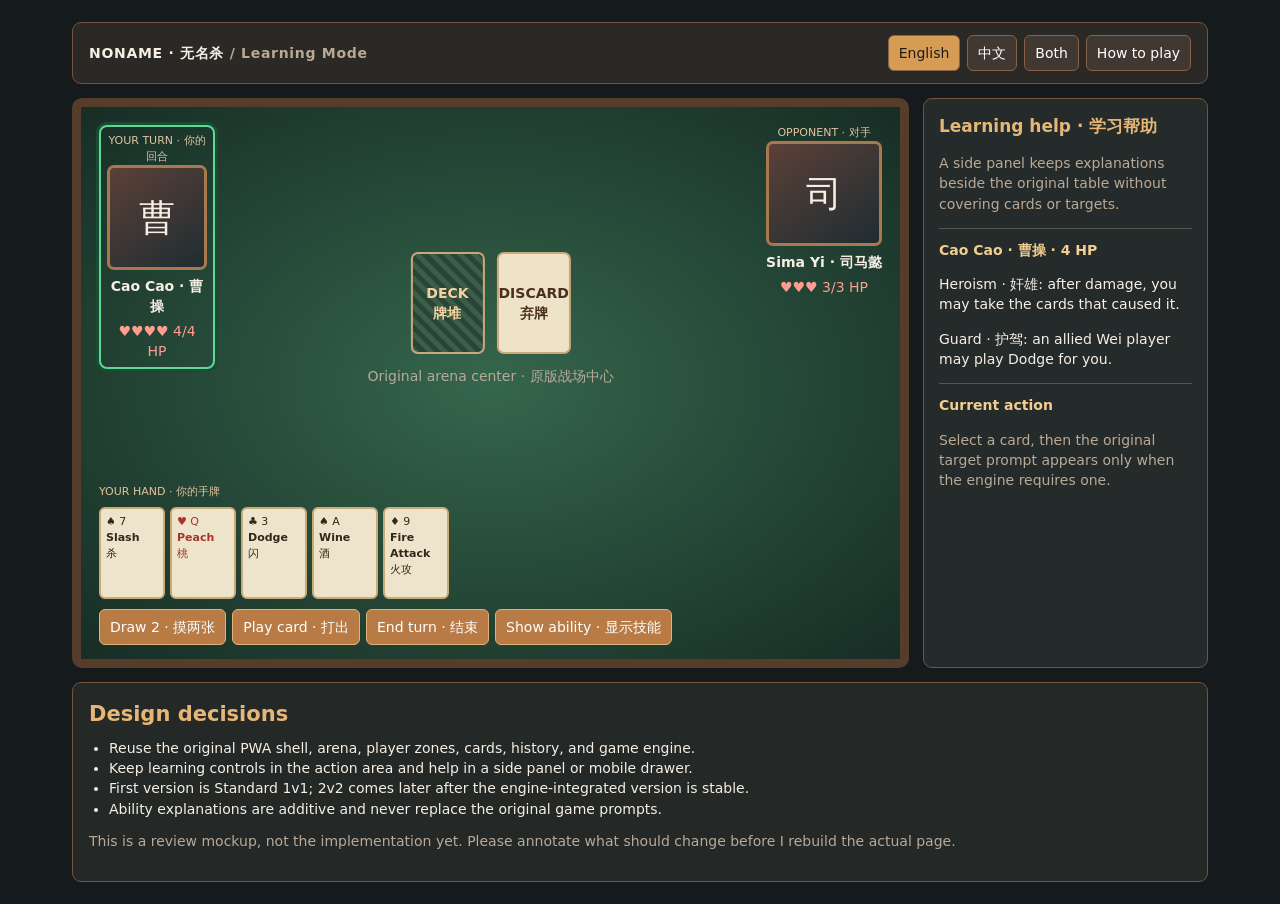
<file: .lavish/learning-mode-design.html>
<!doctype html>
<html lang="en">
<head>
  <meta charset="utf-8"><meta name="viewport" content="width=device-width, initial-scale=1">
  <title>Learning Mode Design</title>
  <style>
    *{box-sizing:border-box}body{margin:0;background:#151b1d;color:#f7efe4;font:14px/1.45 system-ui,sans-serif}main{max-width:1180px;margin:auto;padding:22px}.topbar{display:flex;align-items:center;justify-content:space-between;gap:14px;border:1px solid #76533b;border-radius:9px;background:#2b2926;padding:12px 16px}.brand{font-weight:800;letter-spacing:.05em}.top-actions{display:flex;gap:7px;flex-wrap:wrap}button,select{border:1px solid #866348;border-radius:6px;background:#403831;color:#fff;padding:7px 10px;font:inherit;cursor:pointer}button.active{background:#d69c55;color:#211a14}.layout{display:grid;grid-template-columns:minmax(0,1fr) 285px;gap:14px;margin-top:14px}.arena{position:relative;min-height:570px;border:9px solid #563c2a;border-radius:10px;background:radial-gradient(ellipse at center,#35664c,#172d25);padding:18px;overflow:hidden}.turn{border:2px solid #61d891;border-radius:8px;box-shadow:0 0 0 3px #184c36;padding:6px}.player-row{display:flex;justify-content:space-between;align-items:flex-start;gap:12px}.player{width:116px;text-align:center}.avatar{height:105px;border:3px solid #a8784e;border-radius:7px;background:linear-gradient(145deg,#5c4037,#1e2d32);display:grid;place-items:center;font-size:36px}.player strong{display:block;margin-top:6px}.hp{color:#ff9d91;margin-top:4px}.label{color:#e1c2a0;font-size:11px}.center{position:absolute;left:50%;top:145px;transform:translateX(-50%);text-align:center}.deck,.discard{display:inline-grid;place-items:center;width:74px;height:102px;border:2px solid #cba77a;border-radius:7px;background:#eee3c7;color:#4b3022;margin:0 6px;font-weight:800}.deck{background:repeating-linear-gradient(45deg,#3c5d4a,#3c5d4a 5px,#294536 5px,#294536 10px);color:#f5d29d}.hand-area{position:absolute;bottom:14px;left:18px;right:18px}.hand{display:flex;gap:5px;overflow:hidden;margin-top:7px}.card{flex:0 0 66px;height:92px;border:2px solid #c9ab77;border-radius:6px;background:#eee4cb;color:#37251b;padding:5px;font-size:11px}.card.red{color:#a6342c}.actionbar{display:flex;flex-wrap:wrap;gap:6px;margin-top:10px}.actionbar button{background:#b87b46;border-color:#e0b278}.sidebar{border:1px solid #76533b;border-radius:9px;background:#252b2b;padding:15px}.sidebar h2{margin:0;color:#e6b676;font-size:17px}.ability{border-top:1px solid #4f5a54;margin-top:11px;padding-top:11px}.ability b{color:#f1ce91}.muted{color:#baa994}.wide{grid-column:1/-1;border:1px solid #76533b;border-radius:9px;background:#242827;padding:16px}.wide h2{color:#e6b676;margin:0 0 8px}.wide ul{margin:8px 0 0;padding-left:20px}.note{border-left:3px solid #d69c55;padding-left:10px}.help{display:none}.help.show{display:block}.design-note{margin-top:12px;color:#b9aa98}@media(max-width:800px){.layout{grid-template-columns:1fr}.sidebar{order:-1}.arena{min-height:540px}.topbar{align-items:flex-start;flex-direction:column}}
  </style>
</head>
<body>
<main>
  <header class="topbar"><div class="brand">NONAME · 无名杀 <span class="muted">/ Learning Mode</span></div><div class="top-actions"><button class="active" data-lang="en">English</button><button data-lang="zh">中文</button><button data-lang="both">Both</button><button id="how">How to play</button></div></header>
  <div class="layout">
    <section class="arena">
      <div class="player-row"><div class="player turn"><div class="label">YOUR TURN · 你的回合</div><div class="avatar">曹</div><strong>Cao Cao · 曹操</strong><div class="hp">♥♥♥♥ 4/4 HP</div></div><div class="player"><div class="label">OPPONENT · 对手</div><div class="avatar">司</div><strong>Sima Yi · 司马懿</strong><div class="hp">♥♥♥ 3/3 HP</div></div></div>
      <div class="center"><div class="deck">DECK<br>牌堆</div><div class="discard">DISCARD<br>弃牌</div><div class="design-note">Original arena center · 原版战场中心</div></div>
      <div class="hand-area"><div class="label">YOUR HAND · 你的手牌</div><div class="hand"><div class="card">♠ 7<br><b>Slash</b><br>杀</div><div class="card red">♥ Q<br><b>Peach</b><br>桃</div><div class="card">♣ 3<br><b>Dodge</b><br>闪</div><div class="card">♠ A<br><b>Wine</b><br>酒</div><div class="card">♦ 9<br><b>Fire Attack</b><br>火攻</div></div><div class="actionbar"><button>Draw 2 · 摸两张</button><button>Play card · 打出</button><button>End turn · 结束</button><button id="ability">Show ability · 显示技能</button></div></div>
    </section>
    <aside class="sidebar"><h2>Learning help · 学习帮助</h2><p class="muted">A side panel keeps explanations beside the original table without covering cards or targets.</p><div class="ability"><b>Cao Cao · 曹操 · 4 HP</b><p>Heroism · 奸雄: after damage, you may take the cards that caused it.</p><p>Guard · 护驾: an allied Wei player may play Dodge for you.</p></div><div class="ability"><b>Current action</b><p class="muted">Select a card, then the original target prompt appears only when the engine requires one.</p></div></aside>
    <section class="wide help" id="help"><h2>How to play · 游戏说明</h2><p>Standard 1v1 keeps the original noname rules and AI. Learning Mode adds translations, ability explanations, and short explanations for accepted or rejected actions.</p><p class="note">Language rule: English shows English only; 中文 shows Chinese only; Both shows English · Chinese.</p></section>
    <section class="wide"><h2>Design decisions</h2><ul><li>Reuse the original PWA shell, arena, player zones, cards, history, and game engine.</li><li>Keep learning controls in the action area and help in a side panel or mobile drawer.</li><li>First version is Standard 1v1; 2v2 comes later after the engine-integrated version is stable.</li><li>Ability explanations are additive and never replace the original game prompts.</li></ul><p class="design-note">This is a review mockup, not the implementation yet. Please annotate what should change before I rebuild the actual page.</p></section>
  </div>
</main>
<script>document.querySelector('#how').onclick=()=>document.querySelector('#help').classList.toggle('show');document.querySelectorAll('[data-lang]').forEach(b=>b.onclick=()=>{document.querySelectorAll('[data-lang]').forEach(x=>x.classList.toggle('active',x===b));});document.querySelector('#ability').onclick=()=>document.querySelector('.sidebar').scrollIntoView({behavior:'smooth',block:'nearest'});</script>
</body></html>
</file>
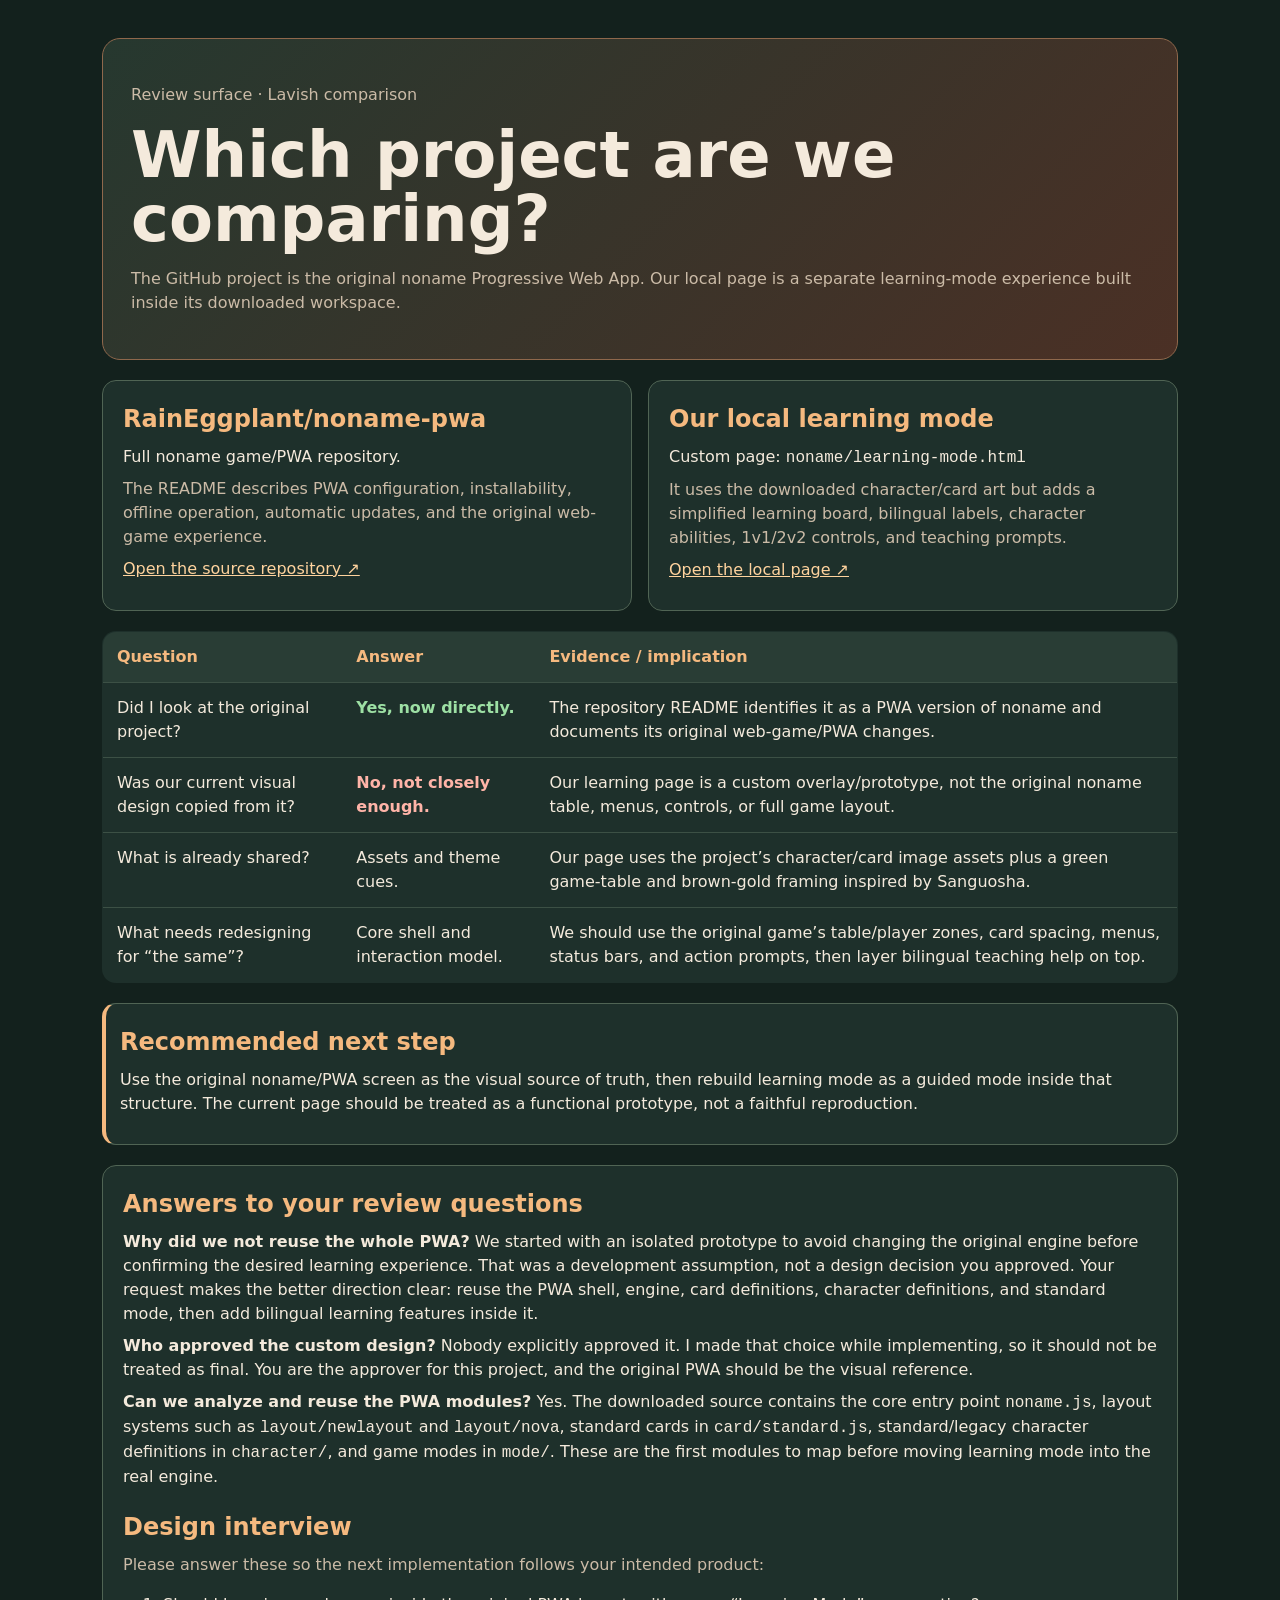
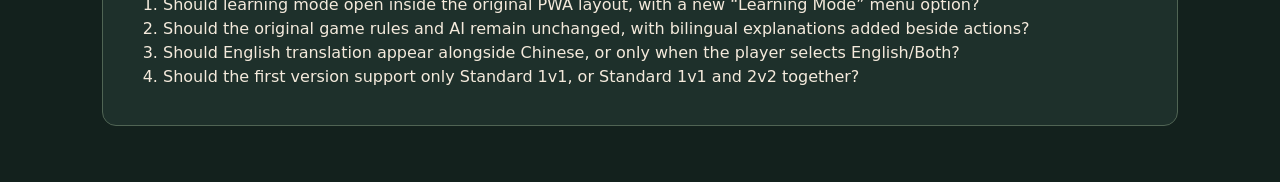
<file: .lavish/noname-comparison.html>
<!doctype html>
<html lang="en" data-theme="business">
<head>
  <meta charset="utf-8">
  <meta name="viewport" content="width=device-width, initial-scale=1">
  <title>noname PWA vs Learning Mode</title>
  <style>
    * { box-sizing: border-box; }
    body { margin: 0; background: #13211d; color: #f4eadc; font: 16px/1.5 system-ui, sans-serif; }
    main { max-width: 1120px; margin: auto; padding: 38px 22px 60px; }
    .hero { border: 1px solid #8f684c; border-radius: 18px; padding: 28px; background: linear-gradient(135deg,#26382f,#4b3025); }
    h1 { margin: 0 0 8px; font-size: clamp(2rem,5vw,4rem); line-height: 1; }
    .muted { color: #cbbba7; }
    .grid { display: grid; grid-template-columns: repeat(2,minmax(0,1fr)); gap: 16px; margin-top: 20px; }
    .card { border: 1px solid #506454; border-radius: 14px; padding: 20px; background: #1e302b; }
    .card h2 { margin: 0 0 8px; color: #f5b97f; }
    .card p { margin: 8px 0; }
    table { width: 100%; border-collapse: collapse; margin-top: 20px; background: #1e302b; border: 1px solid #506454; border-radius: 14px; overflow: hidden; }
    th, td { border-bottom: 1px solid #3c5045; padding: 13px 14px; text-align: left; vertical-align: top; }
    th { background: #293d35; color: #f5b97f; }
    tr:last-child td { border-bottom: 0; }
    .yes { color: #9de0a4; font-weight: 700; }
    .no { color: #ffb4a8; font-weight: 700; }
    .next { border-left: 4px solid #f5b97f; padding-left: 14px; }
    a { color: #ffd39e; }
    @media (max-width: 700px) { .grid { grid-template-columns: 1fr; } th, td { padding: 10px; } }
  </style>
</head>
<body>
  <main>
    <section class="hero">
      <p class="muted">Review surface · Lavish comparison</p>
      <h1>Which project are we comparing?</h1>
      <p class="muted">The GitHub project is the original noname Progressive Web App. Our local page is a separate learning-mode experience built inside its downloaded workspace.</p>
    </section>
    <div class="grid">
      <section class="card">
        <h2>RainEggplant/noname-pwa</h2>
        <p>Full noname game/PWA repository.</p>
        <p class="muted">The README describes PWA configuration, installability, offline operation, automatic updates, and the original web-game experience.</p>
        <p><a href="https://github.com/RainEggplant/noname-pwa">Open the source repository ↗</a></p>
      </section>
      <section class="card">
        <h2>Our local learning mode</h2>
        <p>Custom page: <code>noname/learning-mode.html</code></p>
        <p class="muted">It uses the downloaded character/card art but adds a simplified learning board, bilingual labels, character abilities, 1v1/2v2 controls, and teaching prompts.</p>
        <p><a href="http://localhost:8000/noname/learning-mode.html?cardSize=quarter">Open the local page ↗</a></p>
      </section>
    </div>
    <table>
      <thead><tr><th>Question</th><th>Answer</th><th>Evidence / implication</th></tr></thead>
      <tbody>
        <tr><td>Did I look at the original project?</td><td class="yes">Yes, now directly.</td><td>The repository README identifies it as a PWA version of noname and documents its original web-game/PWA changes.</td></tr>
        <tr><td>Was our current visual design copied from it?</td><td class="no">No, not closely enough.</td><td>Our learning page is a custom overlay/prototype, not the original noname table, menus, controls, or full game layout.</td></tr>
        <tr><td>What is already shared?</td><td>Assets and theme cues.</td><td>Our page uses the project’s character/card image assets plus a green game-table and brown-gold framing inspired by Sanguosha.</td></tr>
        <tr><td>What needs redesigning for “the same”?</td><td>Core shell and interaction model.</td><td>We should use the original game’s table/player zones, card spacing, menus, status bars, and action prompts, then layer bilingual teaching help on top.</td></tr>
      </tbody>
    </table>
    <section class="card next" style="margin-top:20px">
      <h2>Recommended next step</h2>
      <p>Use the original noname/PWA screen as the visual source of truth, then rebuild learning mode as a guided mode inside that structure. The current page should be treated as a functional prototype, not a faithful reproduction.</p>
    </section>
    <section class="card" style="margin-top:20px">
      <h2>Answers to your review questions</h2>
      <p><strong>Why did we not reuse the whole PWA?</strong> We started with an isolated prototype to avoid changing the original engine before confirming the desired learning experience. That was a development assumption, not a design decision you approved. Your request makes the better direction clear: reuse the PWA shell, engine, card definitions, character definitions, and standard mode, then add bilingual learning features inside it.</p>
      <p><strong>Who approved the custom design?</strong> Nobody explicitly approved it. I made that choice while implementing, so it should not be treated as final. You are the approver for this project, and the original PWA should be the visual reference.</p>
      <p><strong>Can we analyze and reuse the PWA modules?</strong> Yes. The downloaded source contains the core entry point <code>noname.js</code>, layout systems such as <code>layout/newlayout</code> and <code>layout/nova</code>, standard cards in <code>card/standard.js</code>, standard/legacy character definitions in <code>character/</code>, and game modes in <code>mode/</code>. These are the first modules to map before moving learning mode into the real engine.</p>
      <h2 style="margin-top:20px">Design interview</h2>
      <p class="muted">Please answer these so the next implementation follows your intended product:</p>
      <ol>
        <li>Should learning mode open inside the original PWA layout, with a new “Learning Mode” menu option?</li>
        <li>Should the original game rules and AI remain unchanged, with bilingual explanations added beside actions?</li>
        <li>Should English translation appear alongside Chinese, or only when the player selects English/Both?</li>
        <li>Should the first version support only Standard 1v1, or Standard 1v1 and 2v2 together?</li>
      </ol>
    </section>
  </main>
</body>
</html>
</file>
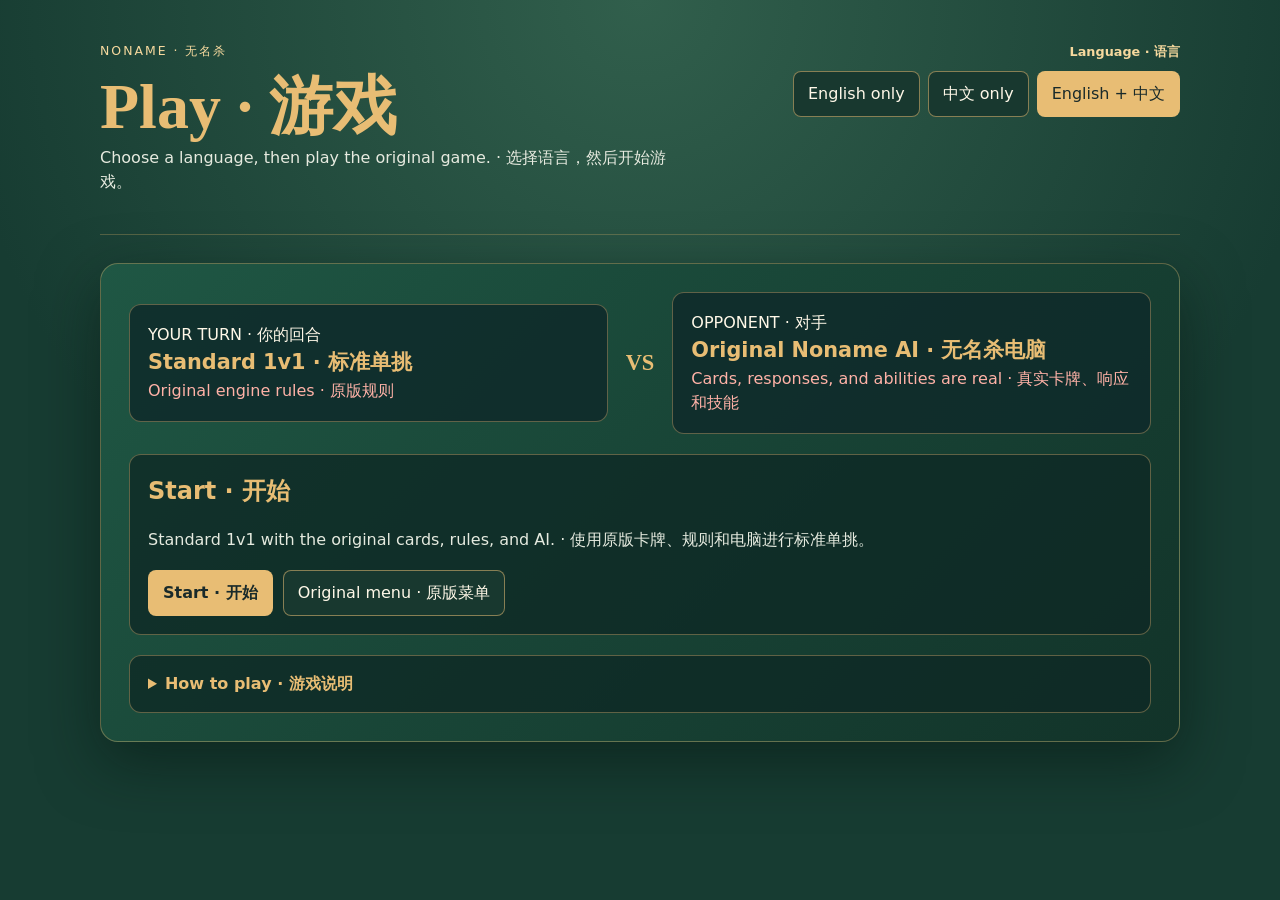
<file: noname/learning-mode.html>
<!doctype html>
<html lang="en">
<head>
  <meta charset="utf-8">
  <meta name="viewport" content="width=device-width, initial-scale=1">
  <title>Learning Mode · 三国杀</title>
  <style>
    :root { color-scheme: dark; --felt:#173c32; --gold:#e8bd74; --ink:#192a2a; }
    * { box-sizing:border-box; }
    body { margin:0; min-height:100vh; font:16px/1.5 system-ui,sans-serif; color:#fff8e8; background:radial-gradient(circle at 50% 0,#315f4c,var(--felt) 62%); }
    main { width:min(1080px,calc(100% - 32px)); margin:0 auto; padding:42px 0 56px; }
    header { display:flex; justify-content:space-between; gap:24px; align-items:flex-start; border-bottom:1px solid #d7ae684d; padding-bottom:24px; }
    h1,h2,p { margin-top:0; } h1 { margin-bottom:6px; font:700 clamp(2rem,5vw,4rem)/1.05 Georgia,serif; color:var(--gold); } h2 { color:var(--gold); }
    .eyebrow { letter-spacing:.16em; text-transform:uppercase; color:#f6d99e; font-size:.78rem; } .subtitle { max-width:620px; color:#e6eadf; }
    .language { display:flex; flex-wrap:wrap; gap:8px; justify-content:flex-end; }
    .language-label { width:100%; margin-bottom:2px; color:#f6d99e; font-size:.8rem; font-weight:700; text-align:right; }
    button,a { border:1px solid #e8bd7488; border-radius:8px; padding:10px 14px; color:#fff8e8; background:#18382f; text-decoration:none; cursor:pointer; font:inherit; }
    button.active { background:var(--gold); color:var(--ink); }
    .table { margin-top:28px; padding:28px; border:1px solid #e8bd745c; border-radius:18px; background:linear-gradient(135deg,#1f5744,#123329); box-shadow:0 20px 60px #06171188; }
    .players { display:grid; grid-template-columns:1fr auto 1fr; gap:18px; align-items:center; } .player,.panel { border:1px solid #d9b27366; border-radius:12px; padding:18px; background:#102b2bde; }
    .player strong { display:block; font-size:1.3rem; color:var(--gold); } .hp { color:#ffb2a7; } .vs { color:var(--gold); font:700 1.4rem Georgia,serif; }
    .panel { margin-top:20px; background:#0e2925c9; } .panel p { color:#e5eadf; } .actions { display:flex; flex-wrap:wrap; gap:10px; margin-top:18px; } .primary { background:var(--gold); color:var(--ink); font-weight:700; }
    details { margin-top:20px; padding:16px 18px; border:1px solid #d9b27366; border-radius:12px; background:#0e2925c9; } summary { cursor:pointer; color:var(--gold); font-weight:700; }
    @media (max-width:700px) { header,.players { display:block; } .language { justify-content:flex-start; margin-top:18px; } .language-label { text-align:left; } .vs { margin:12px 0; text-align:center; } }
  </style>
</head>
<body>
  <main>
    <header>
      <div><p class="eyebrow" data-en="NONAME" data-zh="无名杀">NONAME · 无名杀</p><h1 data-en="Play" data-zh="游戏">Play · 游戏</h1><p class="subtitle" data-en="Choose a language, then play the original game." data-zh="选择语言，然后开始游戏。">Choose a language, then play the original game.</p></div>
      <div class="language" aria-label="Language choice"><span class="language-label" data-en="Language" data-zh="语言">Language · 语言</span><button data-language="en">English only</button><button data-language="zh">中文 only</button><button data-language="both" class="active">English + 中文</button></div>
    </header>
    <section class="table" aria-labelledby="start-heading">
      <div class="players"><div class="player"><span data-en="YOUR TURN" data-zh="你的回合">YOUR TURN · 你的回合</span><strong data-en="Standard 1v1" data-zh="标准单挑">Standard 1v1</strong><span class="hp" data-en="Original engine rules" data-zh="原版规则">Original engine rules · 原版规则</span></div><div class="vs">VS</div><div class="player"><span data-en="OPPONENT" data-zh="对手">OPPONENT · 对手</span><strong data-en="Original Noname AI" data-zh="无名杀电脑">Original Noname AI</strong><span class="hp" data-en="Cards, responses, and abilities are real" data-zh="真实卡牌、响应和技能">Cards, responses, and abilities are real</span></div></div>
      <div class="panel"><h2 id="start-heading" data-en="Start" data-zh="开始">Start · 开始</h2><p data-en="Standard 1v1 with the original cards, rules, and AI." data-zh="使用原版卡牌、规则和电脑进行标准单挑。">Standard 1v1 with the original cards, rules, and AI.</p><div class="actions"><button id="start" class="primary" data-en="Start" data-zh="开始">Start · 开始</button><a href="index.html" data-en="Original menu" data-zh="原版菜单">Original menu · 原版菜单</a></div></div>
      <details><summary data-en="How to play" data-zh="游戏说明">How to play · 游戏说明</summary><p data-en="Select a standard general, take turns, and use the original card responses. Your language choice controls the learning labels." data-zh="选择标准武将，轮流行动，并使用原版卡牌响应。语言选择会改变学习界面的文字。">Select a standard general, take turns, and use the original card responses. Your language choice controls the learning labels.</p></details>
    </section>
  </main>
  <script>
    const prefix = 'noname_0.9_'; let language = localStorage.getItem(prefix + 'learning_language') || 'both';
    const buttons = [...document.querySelectorAll('[data-language]')];
    const translatePage = () => document.querySelectorAll('[data-en][data-zh]').forEach(node => { const en = node.dataset.en; const zh = node.dataset.zh; node.textContent = language === 'en' ? en : language === 'zh' ? zh : `${en} · ${zh}`; });
    const update = () => { buttons.forEach(button => button.classList.toggle('active', button.dataset.language === language)); translatePage(); };
    buttons.forEach(button => button.addEventListener('click', () => { language = button.dataset.language; localStorage.setItem(prefix + 'learning_language', language); update(); }));
    document.querySelector('#start').addEventListener('click', () => { let config = {}; try { config = JSON.parse(localStorage.getItem(prefix + 'config') || '{}'); } catch (error) { config = {}; } config.mode = 'learning'; config.learning_language = language; localStorage.setItem(prefix + 'config', JSON.stringify(config)); localStorage.setItem(prefix + 'nodb', 'true'); localStorage.setItem(prefix + 'directstart', 'true'); localStorage.setItem(prefix + 'directstartmode', 'learning'); location.href = `index.html?learningMode=${Date.now()}`; }); update();
  </script>
</body>
</html>
</file>
